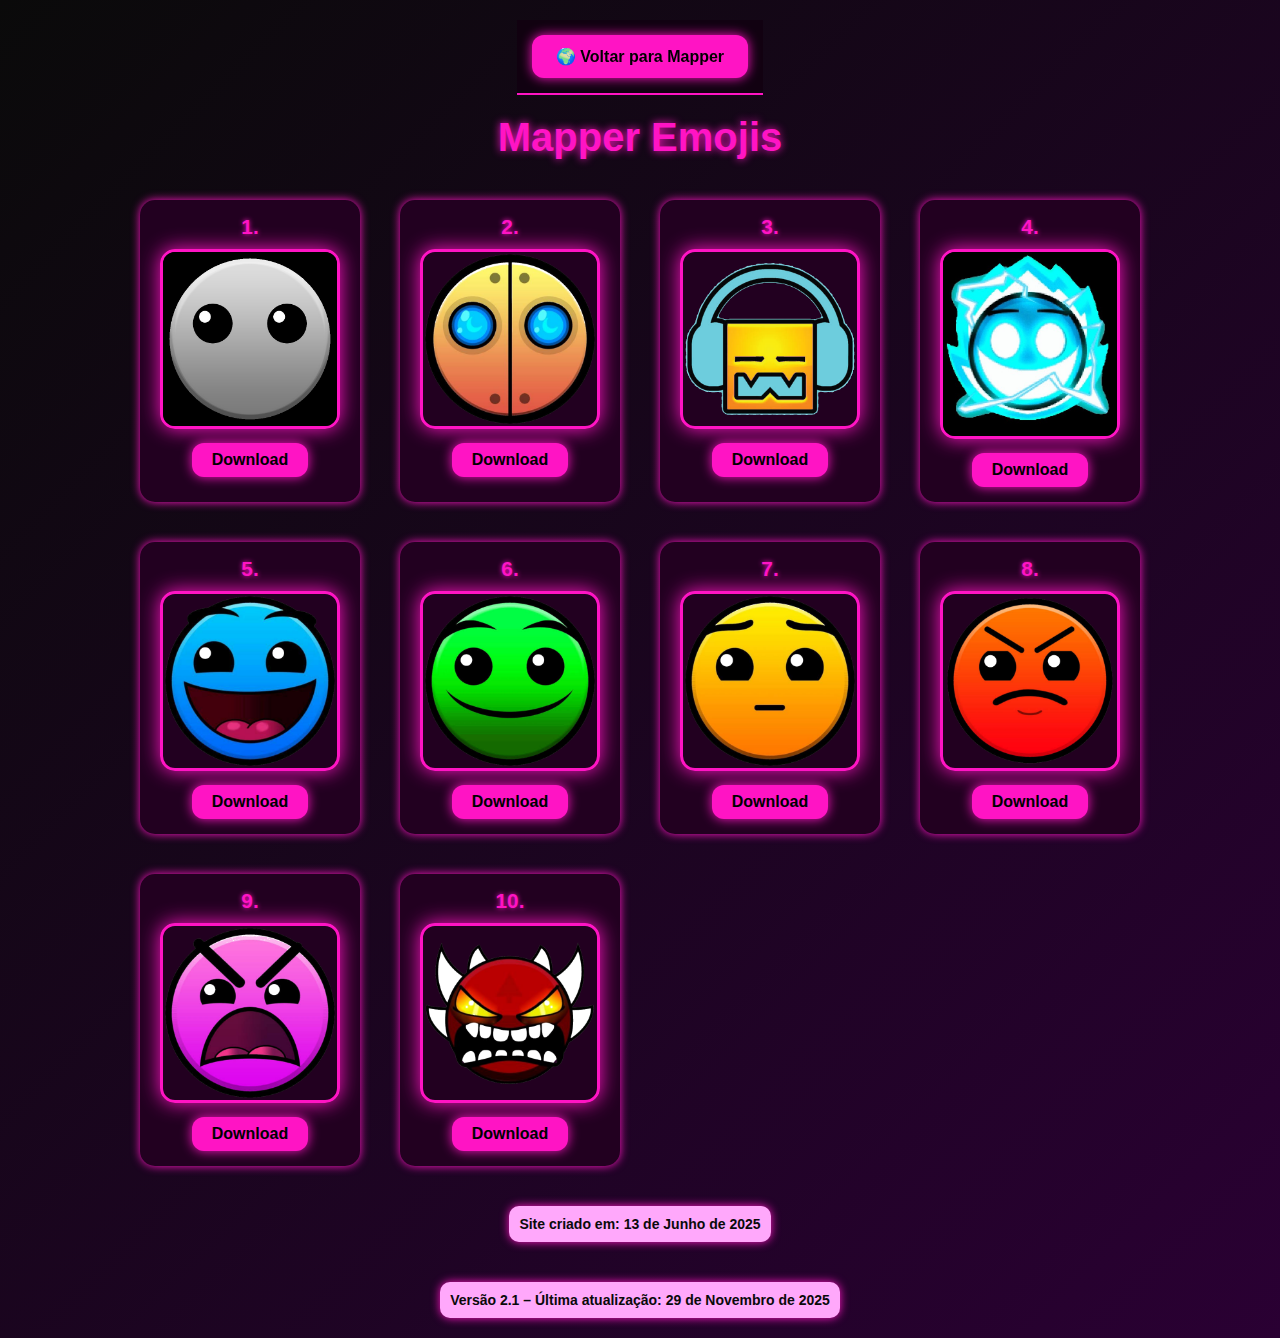
<file: docs/index emojis.html>
<!DOCTYPE html>
<html lang="pt-br">

<head>
  <meta charset="UTF-8" />
  <meta name="viewport" content="width=device-width, initial-scale=1.0" />
  <meta name="google-adsense-account" content="ca-pub-9193734213795327" />
  <title>Mapper Emojis</title>
<link rel="stylesheet" href="styleemojis.css">
</head>

<body>

  <nav id="menu-topo">
    <a href="index.html" aria-label="Voltar para Mapper">🌍 Voltar para Mapper</a>
  </nav>

  <h2>Mapper Emojis</h2>

  <div id="todos-os-mapas">
    <section class="mapa" id="emoji1">
      <h3>1.</h3>
      <img src="Emojis/sem dados.jpg" alt="Emoji 1" loading="lazy" />
      <a href="Emojis/sem dados.jpg" download class="download-link">Download</a>
    </section>

    <section class="mapa" id="emoji2">
      <h3>2.</h3>
      <img src="Emojis/neutral.png" alt="Emoji 2" loading="lazy" />
      <a href="Emojis/neutral.png" download class="download-link">Download</a>
    </section>

    <section class="mapa" id="emoji3">
      <h3>3.</h3>
      <img src="Emojis/muito de boa.png" alt="Emoji 3" loading="lazy" />
      <a href="Emojis/muito de boa.png" download class="download-link">Download</a>
    </section>

    <section class="mapa" id="emoji4">
      <h3>4.</h3>
      <img src="Emojis/super feliz.jpg" alt="Emoji 4" loading="lazy" />
      <a href="Emojis/super feliz.jpg" download class="download-link">Download</a>
    </section>

    <section class="mapa" id="emoji5">
      <h3>5.</h3>
      <img src="Emojis/feliz.png" alt="Emoji 5" loading="lazy" />
      <a href="Emojis/feliz.png" download class="download-link">Download</a>
    </section>

    <section class="mapa" id="emoji6">
      <h3>6.</h3>
      <img src="Emojis/sorrindo.png" alt="Emoji 6" loading="lazy" />
      <a href="Emojis/sorrindo.png" download class="download-link">Download</a>
    </section>

    <section class="mapa" id="emoji7">
      <h3>7.</h3>
      <img src="Emojis/mais ou menos.png" alt="Emoji 7" loading="lazy" />
      <a href="Emojis/mais ou menos.png" download class="download-link">Download</a>
    </section>

    <section class="mapa" id="emoji8">
      <h3>8.</h3>
      <img src="Emojis/bravo.png" alt="Emoji 8" loading="lazy" />
      <a href="Emojis/bravo.png" download class="download-link">Download</a>
    </section>

    <section class="mapa" id="emoji9">
      <h3>9.</h3>
      <img src="Emojis/irritado.png" alt="Emoji 9" loading="lazy" />
      <a href="Emojis/irritado.png" download class="download-link">Download</a>
    </section>

    <section class="mapa" id="emoji10">
      <h3>10.</h3>
      <img src="Emojis/super bravo.png" alt="Emoji 10" loading="lazy" />
      <a href="Emojis/super bravo.png" download class="download-link">Download</a>
    </section>
  </div>

  <footer>
    Site criado em: 13 de Junho de 2025
  </footer>

  <footer>
    Versão 2.1 – Última atualização: 29 de Novembro de 2025
  </footer>

</body>

</html>
</file>
<file: docs/styleemojis.css>
:root {
      --verde: #ff14c4;
      --verde-escuro: #c300ca;
      --texto: #030303;
      --fundo: #051100;
      --sombra: 0 0 12px var(--verde);
    }

    * {
      margin: 0;
      padding: 0;
      box-sizing: border-box;
    }

    body {
      background: linear-gradient(135deg, #0a0a0a, #2a0033);
      color: var(--texto);
      font-family: 'Segoe UI', Tahoma, Geneva, Verdana, sans-serif;
      padding: 20px;
      display: flex;
      flex-direction: column;
      align-items: center;
      min-height: 100vh;
    }

    #menu-topo {
      position: sticky;
      top: 0;
      background-color: #110010cc;
      padding: 15px;
      display: flex;
      justify-content: center;
      z-index: 999;
      backdrop-filter: blur(4px);
      border-bottom: 2px solid var(--verde);
    }

    #menu-topo a {
      background-color: var(--verde);
      border-radius: 12px;
      padding: 12px 24px;
      color: #000;
      font-weight: bold;
      font-size: 16px;
      text-decoration: none;
      box-shadow: var(--sombra);
      transition: 0.3s;
      user-select: none;
    }

    #menu-topo a:hover {
      background-color: var(--verde-escuro);
      color: #ffe0fd;
    }

    h2 {
      font-size: 2.5rem;
      color: var(--verde);
      text-shadow: 0 0 8px var(--verde);
      margin: 20px 0 40px 0;
      text-align: center;
      user-select: none;
    }

    #todos-os-mapas {
      display: grid;
      grid-template-columns: repeat(auto-fit, minmax(220px, 1fr));
      gap: 40px;
      width: 100%;
      max-width: 1000px;
    }

    .mapa {
      background-color: #220020;
      border-radius: 15px;
      padding: 15px;
      box-shadow: 0 0 10px var(--verde);
      text-align: center;
      transition: transform 0.3s;
      user-select: none;
    }

    .mapa:hover {
      transform: translateY(-4px);
    }

    .mapa h3 {
      color: var(--verde);
      margin-bottom: 10px;
      font-size: 1.3rem;
      text-shadow: 0 0 5px var(--verde);
    }

    .mapa img {
      width: 100%;
      max-width: 180px;
      border-radius: 15px;
      border: 3px solid var(--verde);
      box-shadow: 0 0 20px var(--verde);
      transition: transform 0.3s;
      margin-bottom: 10px;
      cursor: pointer;
    }

    .mapa img:hover {
      transform: scale(1.05);
    }

    .download-link {
      display: inline-block;
      background: var(--verde);
      color: #000;
      font-weight: bold;
      padding: 8px 20px;
      border-radius: 12px;
      text-decoration: none;
      box-shadow: var(--sombra);
      transition: background-color 0.3s ease;
    }

    .download-link:hover {
      background-color: var(--verde-escuro);
      color: #fbe0ff;
    }

    footer {
      margin-top: 40px;
      padding: 10px;
      font-size: 14px;
      color: #0a0a0a;
      background-color: #ffa8fb;
      font-weight: bold;
      border-radius: 10px;
      box-shadow: 0 0 10px var(--verde);
      max-width: 420px;
      margin-left: auto;
      margin-right: auto;
      text-align: center;
      user-select: none;
    }

    @media (max-width: 480px) {
      h2 {
        font-size: 2rem;
      }

      .download-link {
        font-size: 13px;
      }

      #menu-topo a {
        font-size: 14px;
        padding: 10px 16px;
      }
    }
</file>
